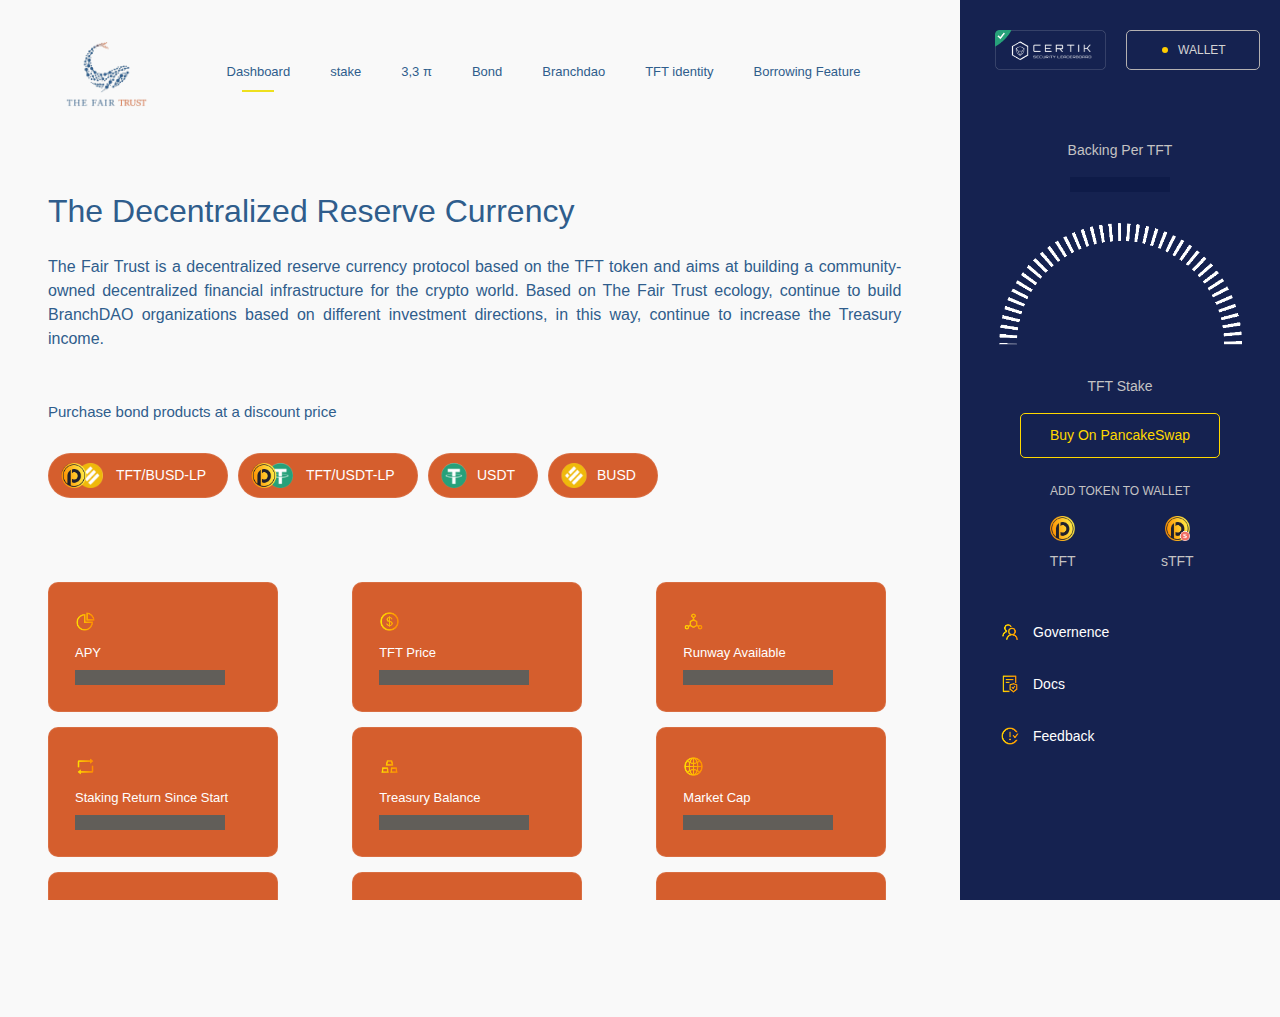
<file: assets/john-martin/index.html>
<!DOCTYPE html>
<html lang="en">
<head>
    <meta charset="UTF-8">
    <meta http-equiv="X-UA-Compatible" content="IE=edge">
    <meta name="viewport" content="width=device-width, initial-scale=1.0">
    <title>The Fair Trust | Dashboard</title>
    <link href="https://cdnjs.cloudflare.com/ajax/libs/font-awesome/5.13.0/css/all.min.css" rel="stylesheet">
    <link rel="stylesheet" href="assets/css/bootstrap.min.css">
    <link rel="stylesheet" href="assets/css/style.css">
    <link rel="stylesheet" href="assets/css/media.css">

</head>
<body>
    <!-- navbar start  -->
    <div class="col-lg-8 ms-5">
        <nav class="navbar navbar-expand-lg text-dark mt-3">
          <div class="container-fluid">
              
            <div class="collapse navbar-collapse" id="navbarSupportedContent">
              <ul class="navbar-nav nav-ani me-auto mb-2 mb-lg-0">
                <li class="nav-item me-3">
                  <a class="navbar-brand" href="index.html"><img src="assets/logo.png" alt="logo"></a>
                </li>
                <li class="nav-item ms-4 me-2">
                  <a class="nav-link active" href="index.html">Dashboard</a>
                </li>
                <li class="nav-item ms-3 me-2">
                  <a class="nav-link" href="stake.html">stake</a>
                </li>
                <li class="nav-item ms-3 me-2">
                  <a class="nav-link" href="#">3,3 π</a>
                </li>
                <li class="nav-item ms-3 me-2">
                  <a class="nav-link" href="bond.html">Bond</a>
                </li>
                <li class="nav-item ms-3 me-2">
                  <a class="nav-link" href="#">Branchdao</a>
                </li>
                <li class="nav-item ms-3 me-2">
                  <a class="nav-link" href="#">TFT identity</a>
                </li>
                <li class="nav-item ms-3 me-2">
                  <a class="nav-link" href="borrowing-feature.html">Borrowing Feature</a>
                </li>
              </ul>
              
            </div>
          </div>
        </nav>
    </div>
    <div class="">
      <a href="#" onclick="openNav()" class="res-nav ms-5"><img src="assets/icons/menu.png" alt="icon"></a>
      <a href="#" onclick="openNav2()" class="res-nav2 me-5 float-end"><i class="fas fa-tachometer-alt"></i></a>
    </div>
    <nav class="leftmenu" id="res-nav" >
      
        <ul class="sidebar navbar-nav col-lg-3 col-md-4 col-8">
          <div class="close text-light" onclick="closeNav()"><i class="fas fa-window-close"></i></div>
            <li class="nav-item m-3">
              <a class="navbar-brand" href="index.html"><img src="assets/logo.png" alt="logo"></a>
            </li>
            <li class="nav-item m-3">
              <a class="nav-link text-light row" href="index.html"><span class="col-6"><i class="fas fa-chart-pie"></i></span> <span class="col-6">Dashboard</span></a>
            </li>
            <li class="nav-item m-3">
              <a class="nav-link text-light row" href="stake.html"><span class="col-6"><i class="fas fa-sign-out-alt"></i></span><span class="col-6 ms-1">Stake</span></a>
            </li>
            <li class="nav-item m-3">
                <a class="nav-link text-light row" href="#"><span class="col-6"><i class="fas fa-share-alt"></i></span><span class="col-6 ms-1">3,3 π</span></a>
            </li>
            <li class="nav-item m-3">
                <a class="nav-link text-light row" href="bond.html"><span class="col-6"><i class="fas fa-tags"></i></span><span class="col-6">Bond</span></a>
            </li>
            <li class="nav-item m-3">
                <a class="nav-link text-light row" href="#"><span class="col-6"><i class="fas fa-users"></i></span><span class="col-6">Branchdao</span></a>
            </li>
            <li class="nav-item m-3">
                <a class="nav-link text-light row" href="#"><span class="col-6"><i class="fas fa-flag"></i></span><span class="col-6">TFT identity</span></a>
            </li>
            <li class="nav-item m-3">
                <a class="nav-link text-light row" href="borrowing-feature.html"><span class="col-6"><i class="fas fa-flag"></i></span><span class="col-6">Borrowing Feature</span></a>
            </li>
          </ul>
          <div class="sidebar-overlay" onclick="closeNav()"></div>
    </nav>
    <!-- navbar end  -->

    <!-- right sidebar start  -->
    <div class="right-sidebar" id="right-sidebar">
      <div class="nested-right-sidebar">
        <div class="close2 text-light" onclick="closeNav2()"><i class="fas fa-window-close"></i></div>
        <div class="right-sidebar-button">
          <div class="d-flex">
            <a href="#" class="r-s-b-l"><img src="assets/images/certik.png" alt="certik"></a>
            <button class="r-s-b-r d-flex" id="wallet">
              <div class="dot"></div>
              <div class="text">Wallet</div>
            </button>
          </div>
        </div>
        <div class="backing-per-day">
          <p class="text-center">Backing Per TFT</p>
          <div class="pid"></div>
        </div>
        <div class="dashboard-meter text-center">
          <div class="dashboard-meter-full">
            <img src="assets/images/meter.png" alt="meter">
          </div>
          <div class="pid-stake"></div>
          <p class="text-center">TFT Stake</p>
          <button class="pancakeswap">Buy On PancakeSwap</button>
          <p class="add-token pt-4 text-center">ADD TOKEN TO WALLET</p>
          <div class="row justify-content-center pid-row">
            <div class="col-4 text-center"><img src="assets/images/pid-icon.png" alt="icon">TFT</div>
            <div class="col-4 text-center"><img src="assets/images/spid-icon.png" alt="icon">sTFT</div>
          </div>
          <div class="right-sidebar-bottom-menu">
            <a href="#" class="rsbm-menu d-flex">
              <img src="assets/images/user-icon.png" alt="user icon">
              <p>Governence</p>
            </a>
            <a href="#" class="rsbm-menu d-flex">
              <img src="assets/images/doc-icon.png" alt="user icon">
              <p>Docs</p>
            </a>
            <a href="#" class="rsbm-menu d-flex">
              <img src="assets/images/feedback-icon.png" alt="user icon">
              <p>Feedback</p>
            </a>
          </div>
        </div>
      </div>
      <div class="sidebar-overlay" onclick="closeNav2()"></div>
    </div>
    
    <!-- right sidebar end  -->

    <!-- main content start  -->
    <div class="col-lg-8 col-md-11 col-10 dashboard-main">
        <h2 class="reserve">The Decentralized Reserve Currency</h2>
        <p class="res-dec">
          The Fair Trust is a decentralized reserve currency protocol based on the TFT token and aims at building a community-owned decentralized financial infrastructure for the crypto world. Based on The Fair Trust ecology, continue to build BranchDAO organizations based on different investment directions, in this way, continue to increase the Treasury income.
        </p>
      <p class="res-pri">
        Purchase bond products at a discount price
      </p>
      <div class="currency-pairbox">
        <a href="#" class="currency-pair col-12">
          <div>
            <img src="assets/images/pairimg.png" alt="icon" class="currency-pairimg">
            <img src="assets/images/pairimg2.png" alt="icon" class="currency-pairimg2">
          </div>
          <span>TFT/BUSD-LP</span>
        </a>
        <a href="#" class="currency-pair col-12">
          <div>
            <img src="assets/images/pairimg.png" alt="icon" class="currency-pairimg">
            <img src="assets/images/pairimg3.png" alt="icon" class="currency-pairimg2">
          </div>
          <span>TFT/USDT-LP</span>
        </a>
        <a href="#" class="currency-pair2 col-12">
          <div>
            <img src="assets/images/pairimg3.png" alt="icon" class="currency-pairimg2">
          </div>
          <span>USDT</span>
        </a>
        <a href="#" class="currency-pair2 col-12">
          <div>
            <img src="assets/images/pairimg2.png" alt="icon" class="currency-pairimg2">
          </div>
          <span>BUSD</span>
        </a>
      </div>
      <div class="dashboard-box">
        <div class="data-box">
          <div class="data-img"><img src="assets/images/pi-icon.png" alt="icon"></div>
          <p class="data-text">APY</p>
          <div class="ajax-data"></div>
        </div>
        <div class="data-box">
          <div class="data-img"><img src="assets/images/doller-icon.png" alt="icon"></div>
          <p class="data-text">TFT Price</p>
          <div class="ajax-data"></div>
        </div>
        <div class="data-box">
          <div class="data-img"><img src="assets/images/atom-icon.png" alt="icon"></div>
          <p class="data-text">Runway Available</p>
          <div class="ajax-data"></div>
        </div>
        <div class="data-box">
          <div class="data-img"><img src="assets/images/repact-icon.png" alt="pi icon"></div>
          <p class="data-text">Staking Return Since Start</p>
          <div class="ajax-data"></div>
        </div>
        <div class="data-box">
          <div class="data-img"><img src="assets/images/bar-icon.png" alt="icon"></div>
          <p class="data-text">Treasury Balance</p>
          <div class="ajax-data"></div>
        </div>
        <div class="data-box">
          <div class="data-img"><img src="assets/images/world-icon.png" alt="icon"></div>
          <p class="data-text">Market Cap</p>
          <div class="ajax-data"></div>
        </div>
        <div class="data-box">
          <div class="data-img"><img src="assets/images/chart-icon.png" alt="icon"></div>
          <p class="data-text">Circulating Supply</p>
          <div class="ajax-data"></div>
        </div>
        <div class="data-box">
          <div class="data-img"><img src="assets/images/bar-chart-icon.png" alt="icon"></div>
          <p class="data-text">Total Supply</p>
          <div class="ajax-data"></div>
        </div>
        <div class="data-box">
          <div class="data-img"><img src="assets/images/layer.png" alt="icon"></div>
          <p class="data-text">Staking TVL</p>
          <div class="ajax-data"></div>
        </div>
      </div>
    </div>
    <!-- main content end  -->



      <script src="assets/js/bootstrap.min.js"></script>
      <script src="assets/js/main.js"></script>
</body>
</html>
</file>
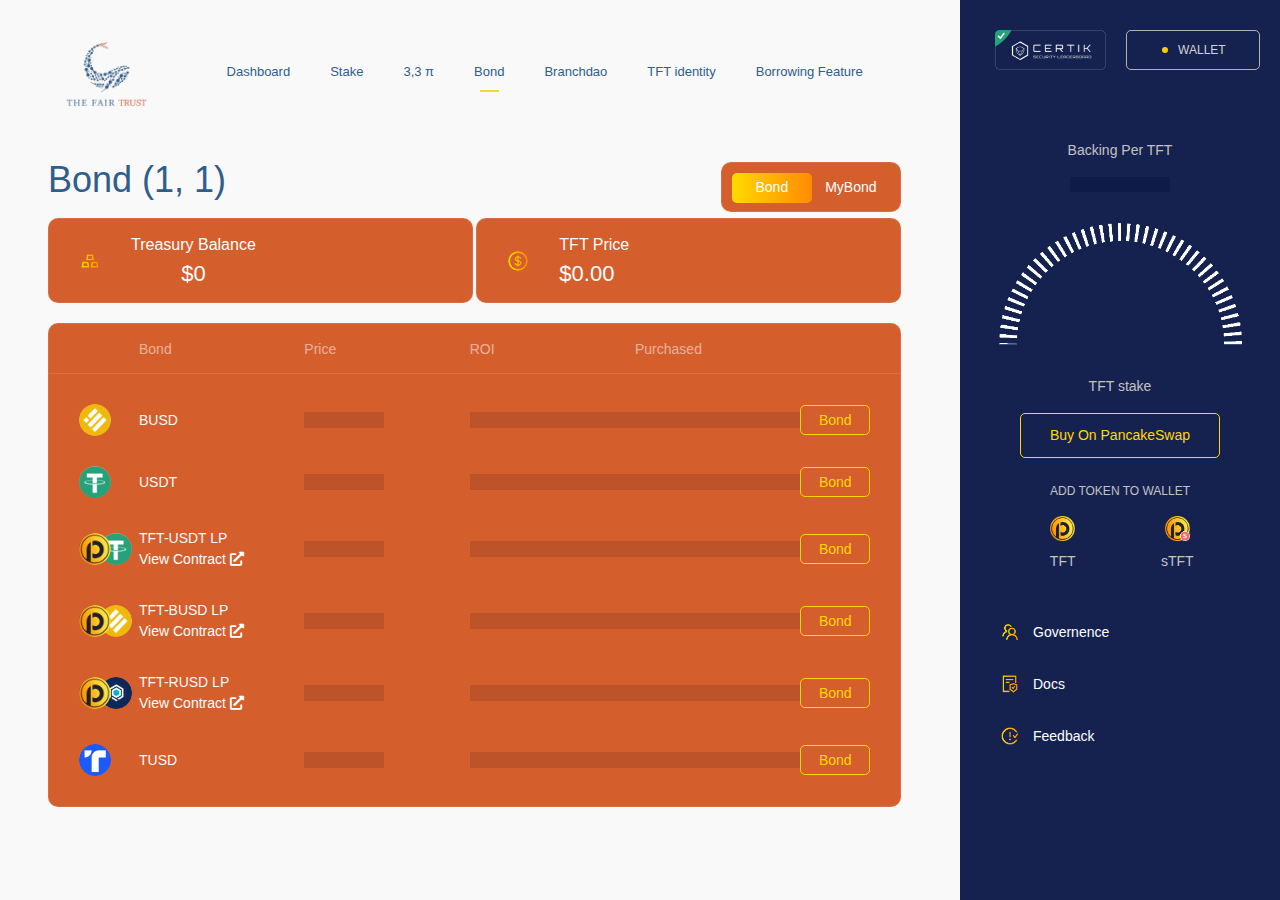
<file: assets/john-martin/bond.html>
<!DOCTYPE html>
<html lang="en">
<head>
    <meta charset="UTF-8">
    <meta http-equiv="X-UA-Compatible" content="IE=edge">
    <meta name="viewport" content="width=device-width, initial-scale=1.0">
    <title>The Fair Trust | Bond</title>
    <link href="https://cdnjs.cloudflare.com/ajax/libs/font-awesome/5.13.0/css/all.min.css" rel="stylesheet">
    <link rel="stylesheet" href="assets/css/bootstrap.min.css">
    <link rel="stylesheet" href="assets/css/style.css">
    <link rel="stylesheet" href="assets/css/media.css">

</head>
<body>
    <!-- navbar start  -->
    <div class="col-lg-8 ms-5">
      <nav class="navbar navbar-expand-lg text-dark mt-3">
        <div class="container-fluid">
            
          <div class="collapse navbar-collapse" id="navbarSupportedContent">
            <ul class="navbar-nav nav-ani me-auto mb-2 mb-lg-0">
              <li class="nav-item me-3">
                <a class="navbar-brand" href="index.html"><img src="assets/logo.png" alt="logo"></a>
              </li>
              <li class="nav-item ms-4 me-2">
                <a class="nav-link" href="index.html">Dashboard</a>
              </li>
              <li class="nav-item ms-3 me-2">
                <a class="nav-link" href="stake.html">Stake</a>
              </li>
              <li class="nav-item ms-3 me-2">
                <a class="nav-link" href="#">3,3 π</a>
              </li>
              <li class="nav-item ms-3 me-2">
                <a class="nav-link active" href="bond.html">Bond</a>
              </li>
              <li class="nav-item ms-3 me-2">
                <a class="nav-link" href="#">Branchdao</a>
              </li>
              <li class="nav-item ms-3 me-2">
                <a class="nav-link" href="#">TFT identity</a>
              </li>
              <li class="nav-item ms-3 me-2">
                <a class="nav-link" href="borrowing-feature.html">Borrowing Feature</a>
              </li>
            </ul>
            
          </div>
        </div>
      </nav>
  </div>
  <div class="">
    <a href="#" onclick="openNav()" class="res-nav ms-5"><img src="assets/icons/menu.png" alt="icon"></a>
    <a href="#" onclick="openNav2()" class="res-nav2 me-5 float-end"><i class="fas fa-tachometer-alt"></i></a>
  </div>
  <nav class="leftmenu" id="res-nav" >
    
      <ul class="sidebar navbar-nav col-lg-3 col-md-4 col-8">
        <div class="close text-light" onclick="closeNav()"><i class="fas fa-window-close"></i></div>
          <li class="nav-item m-3">
            <a class="navbar-brand" href="index.html"><img src="assets/logo.png" alt="logo"></a>
          </li>
          <li class="nav-item m-3">
            <a class="nav-link text-light row" href="index.html"><span class="col-6"><i class="fas fa-chart-pie"></i></span> <span class="col-6">Dashboard</span></a>
          </li>
          <li class="nav-item m-3">
            <a class="nav-link text-light row" href="stake.html"><span class="col-6"><i class="fas fa-sign-out-alt"></i></span><span class="col-6 ms-1">Stake</span></a>
          </li>
          <li class="nav-item m-3">
              <a class="nav-link text-light row" href="#"><span class="col-6"><i class="fas fa-share-alt"></i></span><span class="col-6 ms-1">3,3 π</span></a>
          </li>
          <li class="nav-item m-3">
              <a class="nav-link text-light row" href="bond.html"><span class="col-6"><i class="fas fa-tags"></i></span><span class="col-6">Bond</span></a>
          </li>
          <li class="nav-item m-3">
              <a class="nav-link text-light row" href="#"><span class="col-6"><i class="fas fa-users"></i></span><span class="col-6">Branchdao</span></a>
          </li>
          <li class="nav-item m-3">
              <a class="nav-link text-light row" href="#"><span class="col-6"><i class="fas fa-flag"></i></span><span class="col-6">TFT identity</span></a>
          </li>
          <li class="nav-item m-3">
              <a class="nav-link text-light row" href="borrowing-feature.html"><span class="col-6"><i class="fas fa-flag"></i></span><span class="col-6">Borrowing Feature</span></a>
          </li>
        </ul>
        <div class="sidebar-overlay" onclick="closeNav()"></div>
  </nav>
  <!-- navbar end  -->

  <!-- right sidebar start  -->
  <div class="right-sidebar" id="right-sidebar">
    <div class="nested-right-sidebar">
      <div class="close2 text-light" onclick="closeNav2()"><i class="fas fa-window-close"></i></div>
      <div class="right-sidebar-button">
        <div class="d-flex">
          <a href="#" class="r-s-b-l"><img src="assets/images/certik.png" alt="certik"></a>
          <button class="r-s-b-r d-flex" id="wallet">
            <div class="dot"></div>
            <div class="text">Wallet</div>
          </button>
        </div>
      </div>
      <div class="backing-per-day">
        <p class="text-center">Backing Per TFT</p>
        <div class="pid"></div>
      </div>
      <div class="dashboard-meter text-center">
        <div class="dashboard-meter-full">
          <img src="assets/images/meter.png" alt="meter">
        </div>
        <div class="pid-stake"></div>
        <p class="text-center">TFT stake</p>
        <button class="pancakeswap">Buy On PancakeSwap</button>
        <p class="add-token pt-4 text-center">ADD TOKEN TO WALLET</p>
        <div class="row justify-content-center pid-row">
          <div class="col-4 text-center"><img src="assets/images/pid-icon.png" alt="icon">TFT</div>
          <div class="col-4 text-center"><img src="assets/images/spid-icon.png" alt="icon">sTFT</div>
        </div>
        <div class="right-sidebar-bottom-menu">
          <a href="#" class="rsbm-menu d-flex">
            <img src="assets/images/user-icon.png" alt="user icon">
            <p>Governence</p>
          </a>
          <a href="#" class="rsbm-menu d-flex">
            <img src="assets/images/doc-icon.png" alt="user icon">
            <p>Docs</p>
          </a>
          <a href="#" class="rsbm-menu d-flex">
            <img src="assets/images/feedback-icon.png" alt="user icon">
            <p>Feedback</p>
          </a>
        </div>
      </div>
    </div>
    <div class="sidebar-overlay" onclick="closeNav2()"></div>
  </div>
  
  <!-- right sidebar end  -->
    <!-- bond main start  -->
    <div class="col-lg-8 col-md-11 col-10 bond-main">
      <div class="bond-content-header">
        <div class="bond-content-title" id="bond-title-1">Bond (1, 1)</div>
        <div class="bond-content-title" id="bond-title-2">Your Bonds (1,1)</div>
        <div class="bond-content-switch">
          <div class="bond" onclick="bond()">Bond</div>
          <div class="mybond" onclick="mybond()">MyBond</div>
          <div class="move-indicator movebond1" id="movebond1"></div>
          <div class="move-indicator movebond2" id="movebond2"></div>
        </div>
      </div>
      <div class="bond-a" id="bond-a">
        <div class="bond-amount">
          <div class="bond-amount-a">
            <div class="iconBox">
              <img src="assets/images/bar-icon.png" alt="icon">
            </div>
            <div class="amount-box">
              <div class="amount-title">Treasury Balance</div>
              <div class="amount-content">$0</div>
            </div>
          </div>
          <div class="bond-amount-b">
            <div class="iconBox">
              <img src="assets/images/doller-icon.png" alt="icon">
            </div>
            <div class="amount-box">
              <div class="amount-title">TFT Price</div>
              <div class="amount-content">$0.00</div>
            </div>
          </div>
        </div>
        <div class="dataContent">
          <div class="dataTitleBox">
            <div class="currencyIcon"></div>
            <div class="minTit">Bond</div>
            <div class="minTit">Price</div>
            <div class="minTit">ROI</div>
            <div class="minTit">Purchased</div>
            <div class="BtnFelx"></div>
          </div>
          <div class="data-List">
            <div class="currencyIcon">
              <img src="assets/images/pairimg2.png" alt="icon">
            </div>
            <div class="minTit text-light">BUSD</div>
            <div class="minTit">
              <div class="data-price-ajax"></div>
              <div></div>
            </div>
            <div class="minTit">
              <div class="data-roi-ajax"></div>
              <div></div>
            </div>
            <div class="minTit">
              <div class="data-purchase-ajax"></div>
              <div></div>
            </div>
            <div class="BtnFelx">
              <a href="#"><button class="BtnClass">Bond</button></a>
            </div>
          </div>
          <div class="data-List">
            <div class="currencyIcon">
              <img src="assets/images/pairimg3.png" alt="icon">
            </div>
            <div class="minTit text-light">USDT</div>
            <div class="minTit">
              <div class="data-price-ajax"></div>
              <div></div>
            </div>
            <div class="minTit">
              <div class="data-roi-ajax"></div>
              <div></div>
            </div>
            <div class="minTit">
              <div class="data-purchase-ajax"></div>
              <div></div>
            </div>
            <div class="BtnFelx">
              <a href="#"><button class="BtnClass">Bond</button></a>
            </div>
          </div>
          <div class="data-List">
            <div class="currencyIcon">
              <div><img src="assets/images/pid-icon.png" alt="icon"></div>
              <div><img src="assets/images/pairimg3.png" alt="icon"></div>
            </div>
            <div class="minTit text-light minTit2">
              <div>TFT-USDT LP</div>
              <a href="#">View Contract <i class="fas fa-external-link-alt"></i></a>
            </div>
            <div class="minTit">
              <div class="data-price-ajax"></div>
              <div></div>
            </div>
            <div class="minTit">
              <div class="data-roi-ajax"></div>
              <div></div>
            </div>
            <div class="minTit">
              <div class="data-purchase-ajax"></div>
              <div></div>
            </div>
            <div class="BtnFelx">
              <a href="#"><button class="BtnClass">Bond</button></a>
            </div>
          </div>
          <div class="data-List">
            <div class="currencyIcon">
              <div><img src="assets/images/pid-icon.png" alt="icon"></div>
              <div><img src="assets/images/pairimg2.png" alt="icon"></div>
            </div>
            <div class="minTit text-light minTit2">
              <div>TFT-BUSD LP</div>
              <a href="#">View Contract <i class="fas fa-external-link-alt"></i></a>
            </div>
            <div class="minTit">
              <div class="data-price-ajax"></div>
              <div></div>
            </div>
            <div class="minTit">
              <div class="data-roi-ajax"></div>
              <div></div>
            </div>
            <div class="minTit">
              <div class="data-purchase-ajax"></div>
              <div></div>
            </div>
            <div class="BtnFelx">
              <a href="#"><button class="BtnClass">Bond</button></a>
            </div>
          </div>
          <div class="data-List">
            <div class="currencyIcon">
              <div><img src="assets/images/pid-icon.png" alt="icon"></div>
              <div><img src="assets/images/pairimg4.png" alt="icon"></div>
            </div>
            <div class="minTit text-light minTit2">
              <div>TFT-RUSD LP</div>
              <a href="#">View Contract <i class="fas fa-external-link-alt"></i></a>
            </div>
            <div class="minTit">
              <div class="data-price-ajax"></div>
              <div></div>
            </div>
            <div class="minTit">
              <div class="data-roi-ajax"></div>
              <div></div>
            </div>
            <div class="minTit">
              <div class="data-purchase-ajax"></div>
              <div></div>
            </div>
            <div class="BtnFelx">
              <a href="#"><button class="BtnClass">Bond</button></a>
            </div>
          </div>
          <div class="data-List">
            <div class="currencyIcon">
              <img src="assets/images/pairimg5.png" alt="icon">
            </div>
            <div class="minTit text-light">TUSD</div>
            <div class="minTit">
              <div class="data-price-ajax"></div>
              <div></div>
            </div>
            <div class="minTit">
              <div class="data-roi-ajax"></div>
              <div></div>
            </div>
            <div class="minTit">
              <div class="data-purchase-ajax"></div>
              <div></div>
            </div>
            <div class="BtnFelx">
              <a href="#"><button class="BtnClass">Bond</button></a>
            </div>
          </div>
        </div>
      </div>
      <div class="bond-b" id="bond-b">
        <div class="dataContent">
          <div class="dataTitleBox">
            <div class="currencyIcon"></div>
            <div class="minTit">Bond</div>
            <div class="minTit">Price</div>
            <div class="minTit">ROI</div>
            <div class="minTit">Purchased</div>
            <div class="BtnFelx"></div>
          </div>
        </div>
      </div>
    </div>
    <!-- bond main end  -->




      <script src="assets/js/bootstrap.min.js"></script>
      <script src="assets/js/main.js"></script>
</body>
</html>
</file>
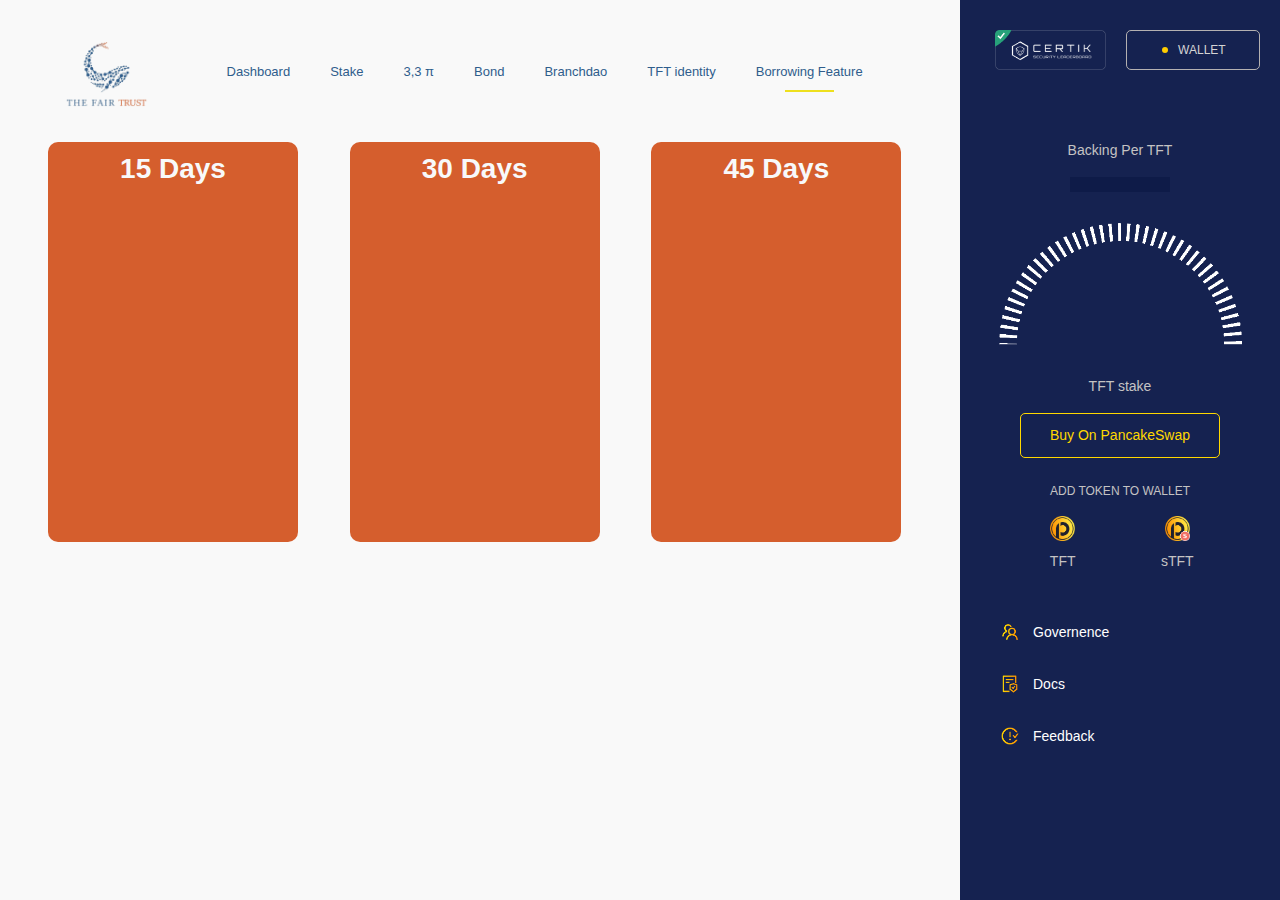
<file: assets/john-martin/borrowing-feature.html>
<!DOCTYPE html>
<html lang="en">
<head>
    <meta charset="UTF-8">
    <meta http-equiv="X-UA-Compatible" content="IE=edge">
    <meta name="viewport" content="width=device-width, initial-scale=1.0">
    <title>The Fair Trust | Borrowing Feature</title>
    <link href="https://cdnjs.cloudflare.com/ajax/libs/font-awesome/5.13.0/css/all.min.css" rel="stylesheet">
    <link rel="stylesheet" href="assets/css/bootstrap.min.css">
    <link rel="stylesheet" href="assets/css/style.css">
    <link rel="stylesheet" href="assets/css/media.css">

</head>
<body>
    <!-- navbar start  -->
    <div class="col-lg-8 ms-5">
      <nav class="navbar navbar-expand-lg text-dark mt-3">
        <div class="container-fluid">
            
          <div class="collapse navbar-collapse" id="navbarSupportedContent">
            <ul class="navbar-nav nav-ani me-auto mb-2 mb-lg-0">
              <li class="nav-item me-3">
                <a class="navbar-brand" href="index.html"><img src="assets/logo.png" alt="logo"></a>
              </li>
              <li class="nav-item ms-4 me-2">
                <a class="nav-link" href="index.html">Dashboard</a>
              </li>
              <li class="nav-item ms-3 me-2">
                <a class="nav-link" href="stake.html">Stake</a>
              </li>
              <li class="nav-item ms-3 me-2">
                <a class="nav-link" href="#">3,3 π</a>
              </li>
              <li class="nav-item ms-3 me-2">
                <a class="nav-link" href="bond.html">Bond</a>
              </li>
              <li class="nav-item ms-3 me-2">
                <a class="nav-link" href="#">Branchdao</a>
              </li>
              <li class="nav-item ms-3 me-2">
                <a class="nav-link" href="#">TFT identity</a>
              </li>
              <li class="nav-item ms-3 me-2">
                <a class="nav-link active" href="borrowing-feature.html">Borrowing Feature</a>
              </li>
            </ul>
            
          </div>
        </div>
      </nav>
  </div>
  <div class="">
    <a href="#" onclick="openNav()" class="res-nav ms-5"><img src="assets/icons/menu.png" alt="icon"></a>
    <a href="#" onclick="openNav2()" class="res-nav2 me-5 float-end"><i class="fas fa-tachometer-alt"></i></a>
  </div>
  <nav class="leftmenu" id="res-nav" >
    
      <ul class="sidebar navbar-nav col-lg-3 col-md-4 col-8">
        <div class="close text-light" onclick="closeNav()"><i class="fas fa-window-close"></i></div>
          <li class="nav-item m-3">
            <a class="navbar-brand" href="index.html"><img src="assets/logo.png" alt="logo"></a>
          </li>
          <li class="nav-item m-3">
            <a class="nav-link text-light row" href="index.html"><span class="col-6"><i class="fas fa-chart-pie"></i></span> <span class="col-6">Dashboard</span></a>
          </li>
          <li class="nav-item m-3">
            <a class="nav-link text-light row" href="stake.html"><span class="col-6"><i class="fas fa-sign-out-alt"></i></span><span class="col-6 ms-1">Stake</span></a>
          </li>
          <li class="nav-item m-3">
              <a class="nav-link text-light row" href="#"><span class="col-6"><i class="fas fa-share-alt"></i></span><span class="col-6 ms-1">3,3 π</span></a>
          </li>
          <li class="nav-item m-3">
              <a class="nav-link text-light row" href="bond.html"><span class="col-6"><i class="fas fa-tags"></i></span><span class="col-6">Bond</span></a>
          </li>
          <li class="nav-item m-3">
              <a class="nav-link text-light row" href="#"><span class="col-6"><i class="fas fa-users"></i></span><span class="col-6">Branchdao</span></a>
          </li>
          <li class="nav-item m-3">
              <a class="nav-link text-light row" href="#"><span class="col-6"><i class="fas fa-flag"></i></span><span class="col-6">TFT identity</span></a>
          </li>
          <li class="nav-item m-3">
              <a class="nav-link text-light row" href="borrowing-feature.html"><span class="col-6"><i class="fas fa-flag"></i></span><span class="col-6">Borrowing Feature</span></a>
          </li>
        </ul>
        <div class="sidebar-overlay" onclick="closeNav()"></div>
  </nav>
  <!-- navbar end  -->

  <!-- right sidebar start  -->
  <div class="right-sidebar" id="right-sidebar">
    <div class="nested-right-sidebar">
      <div class="close2 text-light" onclick="closeNav2()"><i class="fas fa-window-close"></i></div>
      <div class="right-sidebar-button">
        <div class="d-flex">
          <a href="#" class="r-s-b-l"><img src="assets/images/certik.png" alt="certik"></a>
          <button class="r-s-b-r d-flex" id="wallet">
            <div class="dot"></div>
            <div class="text">Wallet</div>
          </button>
        </div>
      </div>
      <div class="backing-per-day">
        <p class="text-center">Backing Per TFT</p>
        <div class="pid"></div>
      </div>
      <div class="dashboard-meter text-center">
        <div class="dashboard-meter-full">
          <img src="assets/images/meter.png" alt="meter">
        </div>
        <div class="pid-stake"></div>
        <p class="text-center">TFT stake</p>
        <button class="pancakeswap">Buy On PancakeSwap</button>
        <p class="add-token pt-4 text-center">ADD TOKEN TO WALLET</p>
        <div class="row justify-content-center pid-row">
          <div class="col-4 text-center"><img src="assets/images/pid-icon.png" alt="icon">TFT</div>
          <div class="col-4 text-center"><img src="assets/images/spid-icon.png" alt="icon">sTFT</div>
        </div>
        <div class="right-sidebar-bottom-menu">
          <a href="#" class="rsbm-menu d-flex">
            <img src="assets/images/user-icon.png" alt="user icon">
            <p>Governence</p>
          </a>
          <a href="#" class="rsbm-menu d-flex">
            <img src="assets/images/doc-icon.png" alt="user icon">
            <p>Docs</p>
          </a>
          <a href="#" class="rsbm-menu d-flex">
            <img src="assets/images/feedback-icon.png" alt="user icon">
            <p>Feedback</p>
          </a>
        </div>
      </div>
    </div>
    <div class="sidebar-overlay" onclick="closeNav2()"></div>
  </div>
  
  <!-- right sidebar end  -->

  <!-- borrowing features main start  -->
  <div class="col-lg-8 col-md-11 col-10 borrowing-main">
    <div class="borrowing-sub">
      <div class="borrowing-item">
        <h3 class="text-center text-light">15 Days</h3>
      </div>
      <div class="borrowing-item">
        <h3 class="text-center text-light">30 Days</h3>
      </div>
      <div class="borrowing-item">
        <h3 class="text-center text-light">45 Days</h3>
      </div>
    </div>
  </div>
  <!-- borrowing features main end  -->




      <script src="assets/js/bootstrap.min.js"></script>
      <script src="assets/js/main.js"></script>
</body>
</html>
</file>
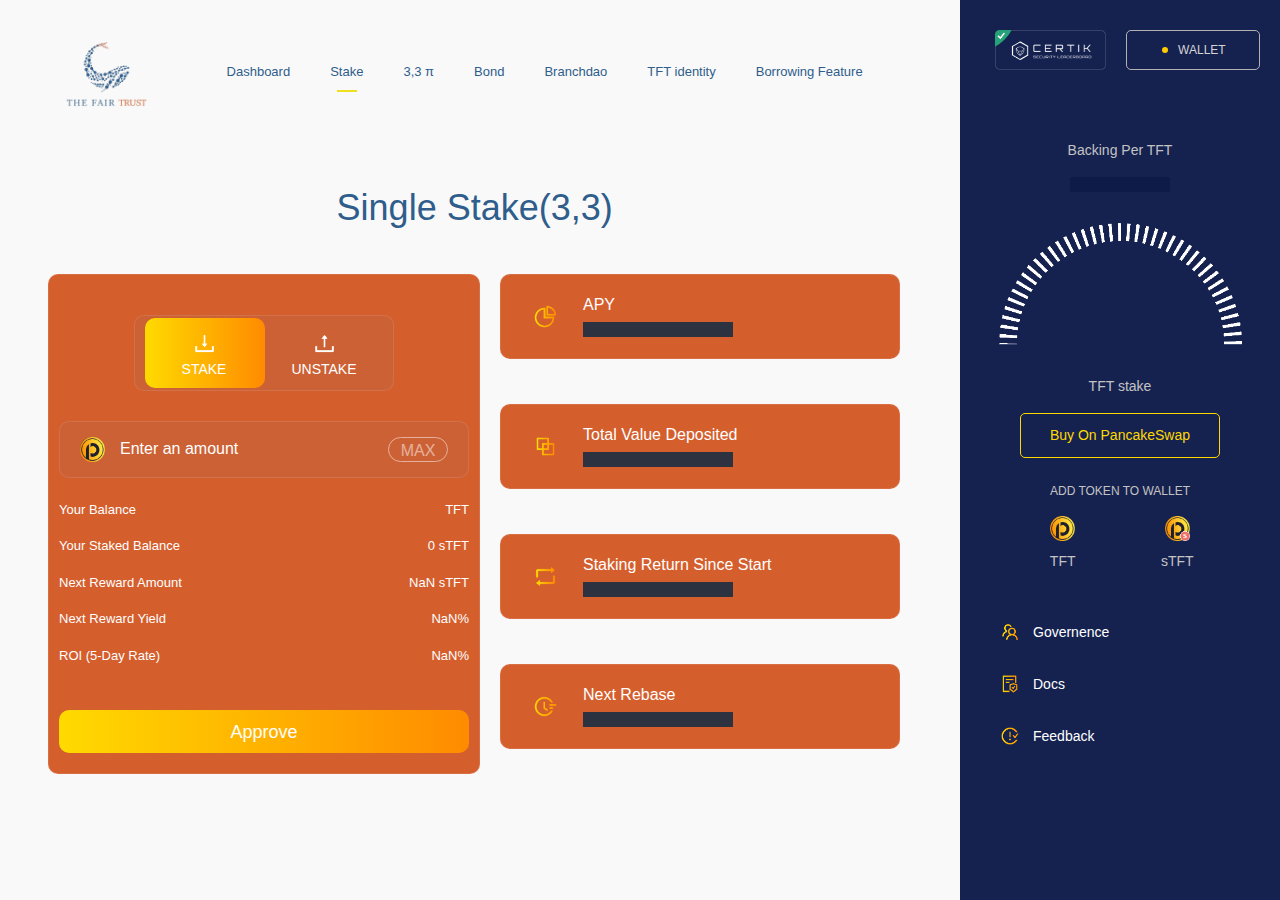
<file: assets/john-martin/stake.html>
<!DOCTYPE html>
<html lang="en">
  <head>
    <meta charset="UTF-8" />
    <meta http-equiv="X-UA-Compatible" content="IE=edge" />
    <meta name="viewport" content="width=device-width, initial-scale=1.0" />
    <title>The Fair Trust | Stake</title>
    <link
      href="https://cdnjs.cloudflare.com/ajax/libs/font-awesome/5.13.0/css/all.min.css"
      rel="stylesheet"
    />
    <link rel="stylesheet" href="assets/css/bootstrap.min.css" />
    <link rel="stylesheet" href="assets/css/style.css" />
    <link rel="stylesheet" href="assets/css/media.css" />
  </head>
  <body>
    <!-- navbar start  -->
    <div class="col-lg-8 ms-5">
      <nav class="navbar navbar-expand-lg text-dark mt-3">
        <div class="container-fluid">
            
          <div class="collapse navbar-collapse" id="navbarSupportedContent">
            <ul class="navbar-nav nav-ani me-auto mb-2 mb-lg-0">
              <li class="nav-item me-3">
                <a class="navbar-brand" href="index.html"><img src="assets/logo.png" alt="logo"></a>
              </li>
              <li class="nav-item ms-4 me-2">
                <a class="nav-link" href="index.html">Dashboard</a>
              </li>
              <li class="nav-item ms-3 me-2">
                <a class="nav-link active" href="stake.html">Stake</a>
              </li>
              <li class="nav-item ms-3 me-2">
                <a class="nav-link" href="#">3,3 π</a>
              </li>
              <li class="nav-item ms-3 me-2">
                <a class="nav-link" href="bond.html">Bond</a>
              </li>
              <li class="nav-item ms-3 me-2">
                <a class="nav-link" href="#">Branchdao</a>
              </li>
              <li class="nav-item ms-3 me-2">
                <a class="nav-link" href="#">TFT identity</a>
              </li>
              <li class="nav-item ms-3 me-2">
                <a class="nav-link" href="borrowing-feature.html">Borrowing Feature</a>
              </li>
            </ul>
            
          </div>
        </div>
      </nav>
  </div>
  <div class="">
    <a href="#" onclick="openNav()" class="res-nav ms-5"><img src="assets/icons/menu.png" alt="icon"></a>
    <a href="#" onclick="openNav2()" class="res-nav2 me-5 float-end"><i class="fas fa-tachometer-alt"></i></a>
  </div>
  <nav class="leftmenu" id="res-nav" >
    
      <ul class="sidebar navbar-nav col-lg-3 col-md-4 col-8">
        <div class="close text-light" onclick="closeNav()"><i class="fas fa-window-close"></i></div>
          <li class="nav-item m-3">
            <a class="navbar-brand" href="index.html"><img src="assets/logo.png" alt="logo"></a>
          </li>
          <li class="nav-item m-3">
            <a class="nav-link text-light row" href="index.html"><span class="col-6"><i class="fas fa-chart-pie"></i></span> <span class="col-6">Dashboard</span></a>
          </li>
          <li class="nav-item m-3">
            <a class="nav-link text-light row" href="stake.html"><span class="col-6"><i class="fas fa-sign-out-alt"></i></span><span class="col-6 ms-1">Stake</span></a>
          </li>
          <li class="nav-item m-3">
              <a class="nav-link text-light row" href="#"><span class="col-6"><i class="fas fa-share-alt"></i></span><span class="col-6 ms-1">3,3 π</span></a>
          </li>
          <li class="nav-item m-3">
              <a class="nav-link text-light row" href="bond.html"><span class="col-6"><i class="fas fa-tags"></i></span><span class="col-6">Bond</span></a>
          </li>
          <li class="nav-item m-3">
              <a class="nav-link text-light row" href="#"><span class="col-6"><i class="fas fa-users"></i></span><span class="col-6">Branchdao</span></a>
          </li>
          <li class="nav-item m-3">
              <a class="nav-link text-light row" href="#"><span class="col-6"><i class="fas fa-flag"></i></span><span class="col-6">TFT identity</span></a>
          </li>
          <li class="nav-item m-3">
              <a class="nav-link text-light row" href="borrowing-feature.html"><span class="col-6"><i class="fas fa-flag"></i></span><span class="col-6">Borrowing Feature</span></a>
          </li>
        </ul>
        <div class="sidebar-overlay" onclick="closeNav()"></div>
  </nav>
  <!-- navbar end  -->

  <!-- right sidebar start  -->
  <div class="right-sidebar" id="right-sidebar">
    <div class="nested-right-sidebar">
      <div class="close2 text-light" onclick="closeNav2()"><i class="fas fa-window-close"></i></div>
      <div class="right-sidebar-button">
        <div class="d-flex">
          <a href="#" class="r-s-b-l"><img src="assets/images/certik.png" alt="certik"></a>
          <button class="r-s-b-r d-flex" id="wallet">
            <div class="dot"></div>
            <div class="text">Wallet</div>
          </button>
        </div>
      </div>
      <div class="backing-per-day">
        <p class="text-center">Backing Per TFT</p>
        <div class="pid"></div>
      </div>
      <div class="dashboard-meter text-center">
        <div class="dashboard-meter-full">
          <img src="assets/images/meter.png" alt="meter">
        </div>
        <div class="pid-stake"></div>
        <p class="text-center">TFT stake</p>
        <button class="pancakeswap">Buy On PancakeSwap</button>
        <p class="add-token pt-4 text-center">ADD TOKEN TO WALLET</p>
        <div class="row justify-content-center pid-row">
          <div class="col-4 text-center"><img src="assets/images/pid-icon.png" alt="icon">TFT</div>
          <div class="col-4 text-center"><img src="assets/images/spid-icon.png" alt="icon">sTFT</div>
        </div>
        <div class="right-sidebar-bottom-menu">
          <a href="#" class="rsbm-menu d-flex">
            <img src="assets/images/user-icon.png" alt="user icon">
            <p>Governence</p>
          </a>
          <a href="#" class="rsbm-menu d-flex">
            <img src="assets/images/doc-icon.png" alt="user icon">
            <p>Docs</p>
          </a>
          <a href="#" class="rsbm-menu d-flex">
            <img src="assets/images/feedback-icon.png" alt="user icon">
            <p>Feedback</p>
          </a>
        </div>
      </div>
    </div>
    <div class="sidebar-overlay" onclick="closeNav2()"></div>
  </div>
  
  <!-- right sidebar end  -->

    <!-- stake main content start  -->
    <div class="col-lg-8 col-md-11 col-10 stake-main">
      <div class="stake-title mt-5">Single Stake(3,3)</div>
      <div class="stake-a">
        <div class="stake-ab">
          <div class="stake-switch-main">
            <div class="stake-switch-stake" onclick="leftswitch()">
              <img src="assets/images/down-icon.png" alt="down icon" />
              <div>STAKE</div>
            </div>
            <div class="stake-switch-unstake" onclick="rightswitch()">
              <img src="assets/images/up-icon.png" alt="down icon" />
              <div>UNSTAKE</div>
            </div>
            <div class="stake-switch-indicator movebox-1" id="movebox1"></div>
            <div class="stake-switch-indicator movebox-2" id="movebox2"></div>
          </div>
          <div class="stake-amount">
            <img src="assets/images/pid-icon.png" alt="icon" />
            <input
              class="stake-amount-inp"
              id="amount-input"
              type="number"
              placeholder="Enter an amount"
              labelwidth="0"
              value=""
            />
            <button class="stake-amount-btn">MAX</button>
          </div>
          <div class="amount-details">
            <div class="amount-data">
              <span>Your Balance</span>
              <span>TFT</span>
            </div>
            <div class="amount-data">
              <span>Your Staked Balance</span>
              <span>0 sTFT</span>
            </div>
            <div class="amount-data">
              <span>Next Reward Amount</span>
              <span>NaN sTFT</span>
            </div>
            <div class="amount-data">
              <span>Next Reward Yield</span>
              <span>NaN%</span>
            </div>
            <div class="amount-data">
              <span>ROI (5-Day Rate)</span>
              <span>NaN%</span>
            </div>
          </div>
          <div class="stake-approve" id="stake">
            <button class="stake-approve-btn" type="button">Approve</button>
          </div>
          <div class="stake-approve" id="unstake">
            <button class="stake-approve-btn" type="button">Approve</button>
          </div>
        </div>
        <div class="stake-b">
          <div class="stake-b-box">
            <img src="assets/images/pi-icon.png" alt="icon">
            <div class="stake-b-data">
              <div class="stake-b-data-text">APY</div>
              <div class="ajax-data"></div>
            </div>
          </div>
          <div class="stake-b-box">
            <img src="assets/images/layer.png" alt="icon">
            <div class="stake-b-data">
              <div class="stake-b-data-text">Total Value Deposited</div>
              <div class="ajax-data"></div>
            </div>
          </div>
          <div class="stake-b-box">
            <img src="assets/images/repact-icon.png" alt="icon">
            <div class="stake-b-data">
              <div class="stake-b-data-text">Staking Return Since Start</div>
              <div class="ajax-data"></div>
            </div>
          </div>
          <div class="stake-b-box">
            <img src="assets/images/watch-icon.png" alt="icon">
            <div class="stake-b-data">
              <div class="stake-b-data-text">Next Rebase</div>
              <div class="ajax-data"></div>
            </div>
          </div>
        </div>
      </div>
      
    </div>
    <!-- stake main content end  -->

    <script src="assets/js/bootstrap.min.js"></script>
    <script src="assets/js/main.js"></script>
  </body>
</html>
</file>
<file: assets/john-martin/assets/css/style.css>
@import url("header.css");
@import url("dashboard.css");
@import url("stack.css");
@import url("bond.css");
@import url("borrowing.css");
</file>
<file: assets/john-martin/assets/css/media.css>
/*Extra small devices (portrait phones, less than 576px)*/
@media (max-width: 575.98px) { 
    .res-nav{
        display: inline-block;
    }
    .res-nav2{
        display: block;
    }
    .right-sidebar{
        display: none;
    }
    .sidebar-overlay{
        width: 100%;
        height: 100vh;
      }
    .right-sidebar{
        width: 100%;
        height: 100vh;
        background: rgba(0,0,0,.3137254901960784);
        -webkit-backdrop-filter: blur(20px);
        backdrop-filter: blur(20px);
        position: fixed;
        top: 0;
    }
    .close2{
        display: block;
    }
    .close{
        display: block;
    }
    .dashboard-main, .stake-main, .bond-main, .borrowing-main{
        margin: 0 auto !important;
    }
    .reserve{
        text-align: center;
      }
      .res-dec{
        text-align: center;
      }
      .res-pri{
        text-align: center;
      }
    .currency-pairbox .currency-pair{
        width: 100%;
        margin-top: 10px;
    }
    .currency-pairbox .currency-pair2{
        width: 100%;
        margin-top: 10px;
    }
    .stake-main .stake-a{
        flex-direction: column-reverse;
    }
    .stake-b{
        padding-left: 0;
    }
    .stake-b .stake-b-box{
        width: 95%;
        padding: 0px 20px;
        flex-direction: column;
        -webkit-box-pack: center;
        justify-content: center;
        align-items: flex-start;
        height: 120px;
    }
    .stake-main .stake-a .stake-ab{
        width: 300px;
    }
    .stake-amount{
        width: 90%;
    }
    .stake-amount .stake-amount-inp{
        width: 80%;
    }
    .amount-details{
        width: 90%;
    }
    .stake-approve .stake-approve-btn{
        width: 200px;
    }
    .bond-content-header{
        justify-content: center;
        flex-direction: column-reverse;
    }
    .borrowing-sub{
        justify-content: center;
        flex-wrap: wrap;
        flex-direction: row;
        align-content: space-between;
    }
    .borrowing-sub .borrowing-item{
        margin: 10px;
    }
}

/*Small devices (landscape phones, 576px and up)*/
@media (min-width: 576px) and (max-width: 767.98px) { 
    .res-nav{
        display: inline-block;
    }
    .res-nav2{
        display: block;
    }
    .right-sidebar{
        display: none;
    }
    .sidebar-overlay{
        width: 100%;
        height: 100vh;
      }
    .right-sidebar{
        width: 100%;
        height: 100vh;
        background: rgba(0,0,0,.3137254901960784);
        -webkit-backdrop-filter: blur(20px);
        backdrop-filter: blur(20px);
        position: fixed;
        top: 0;
    }
    .close2{
        display: block;
    }
    .close{
        display: block;
    }
    .dashboard-main, .stake-main, .bond-main, .borrowing-main{
        margin: 0 auto !important;
    }
    .reserve{
        text-align: center;
      }
      .res-dec{
        text-align: center;
      }
      .res-pri{
        text-align: center;
      }
    .currency-pairbox .currency-pair{
        width: 100%;
        margin-top: 10px;
    }
    .currency-pairbox .currency-pair2{
        width: 100%;
        margin-top: 10px;
    }
    .stake-main .stake-a{
        flex-direction: column-reverse;
    }
    .stake-b{
        padding-left: 0;
    }
    .stake-b .stake-b-box{
        width: 48%;
        padding: 0px 20px;
        flex-direction: column;
        -webkit-box-pack: center;
        justify-content: center;
        align-items: flex-start;
        height: 120px;
    }
    .borrowing-sub{
        justify-content: center;
        flex-wrap: wrap;
        flex-direction: row;
        align-content: space-between;
    }
    .borrowing-sub .borrowing-item{
        margin: 10px;
    }
}

/*Medium devices (tablets, 768px and up)*/
@media (min-width: 768px) and (max-width: 991.98px) {
    .res-nav{
        display: inline-block;
    }
    .res-nav2{
        display: block;
    }
    .right-sidebar{
        display: none;
    }
    .sidebar-overlay{
        width: 100%;
        height: 100vh;
      }
    .right-sidebar{
        width: 100%;
        height: 100vh;
        background: rgba(0,0,0,.3137254901960784);
        -webkit-backdrop-filter: blur(20px);
        backdrop-filter: blur(20px);
        position: fixed;
        top: 0;
    }
    .close2{
        display: block;
    }
    .close{
        display: block;
    }
    .dashboard-main, .stake-main, .bond-main, .borrowing-main{
        margin: 0 auto !important;
    }
    .stake-main .stake-a{
        flex-direction: column-reverse;
    }
    .stake-b{
        padding-left: 0;
    }
    .stake-b .stake-b-box{
        width: 48%;
        padding: 0px 20px;
        flex-direction: column;
        -webkit-box-pack: center;
        justify-content: center;
        align-items: flex-start;
        height: 120px;
    }
    .borrowing-sub{
        justify-content: center;
        flex-wrap: wrap;
        flex-direction: row;
        align-content: space-between;
    }
    .borrowing-sub .borrowing-item{
        margin: 10px;
    }
}

/*Large devices (desktops, 992px and up)*/
@media (min-width: 992px) and (max-width: 1199.98px) { 
    .res-nav{
        display: none;
    }
    .res-nav2{
        display: none;
    }
    .right-sidebar{
        display: block !important;
    }
    .close2{
        display: none;
    }
    .close{
        display: none;
    }
    .dashboard-main, .stake-main, .bond-main, .borrowing-main{
        margin-left: 3rem !important;
    }
    .borrowing-sub .borrowing-item{
        margin: 10px;
    }
}

 /*X-Large devices (large desktops, 1200px and up)*/
@media (min-width: 1200px) and (max-width: 1399.98px) {
    .res-nav{
        display: none;
    }
    .res-nav2{
        display: none;
    }
    .right-sidebar{
        display: block !important;
    }
    .close2{
        display: none;
    }
    .close{
        display: none;
    }
    .dashboard-main, .stake-main, .bond-main, .borrowing-main{
        margin-left: 3rem !important;
    }

}

/*XX-Large devices (larger desktops, 1400px and up)*/
@media (min-width: 1400px) { 
    .res-nav{
        display: none;
    }
    .res-nav2{
        display: none;
    }
    .right-sidebar{
        display: block !important;
    }
    .close2{
        display: none;
    }
    .close{
        display: none;
    }
    .dashboard-main, .stake-main, .bond-main, .borrowing-main{
        margin-left: 3rem !important;
    }
}
</file>
